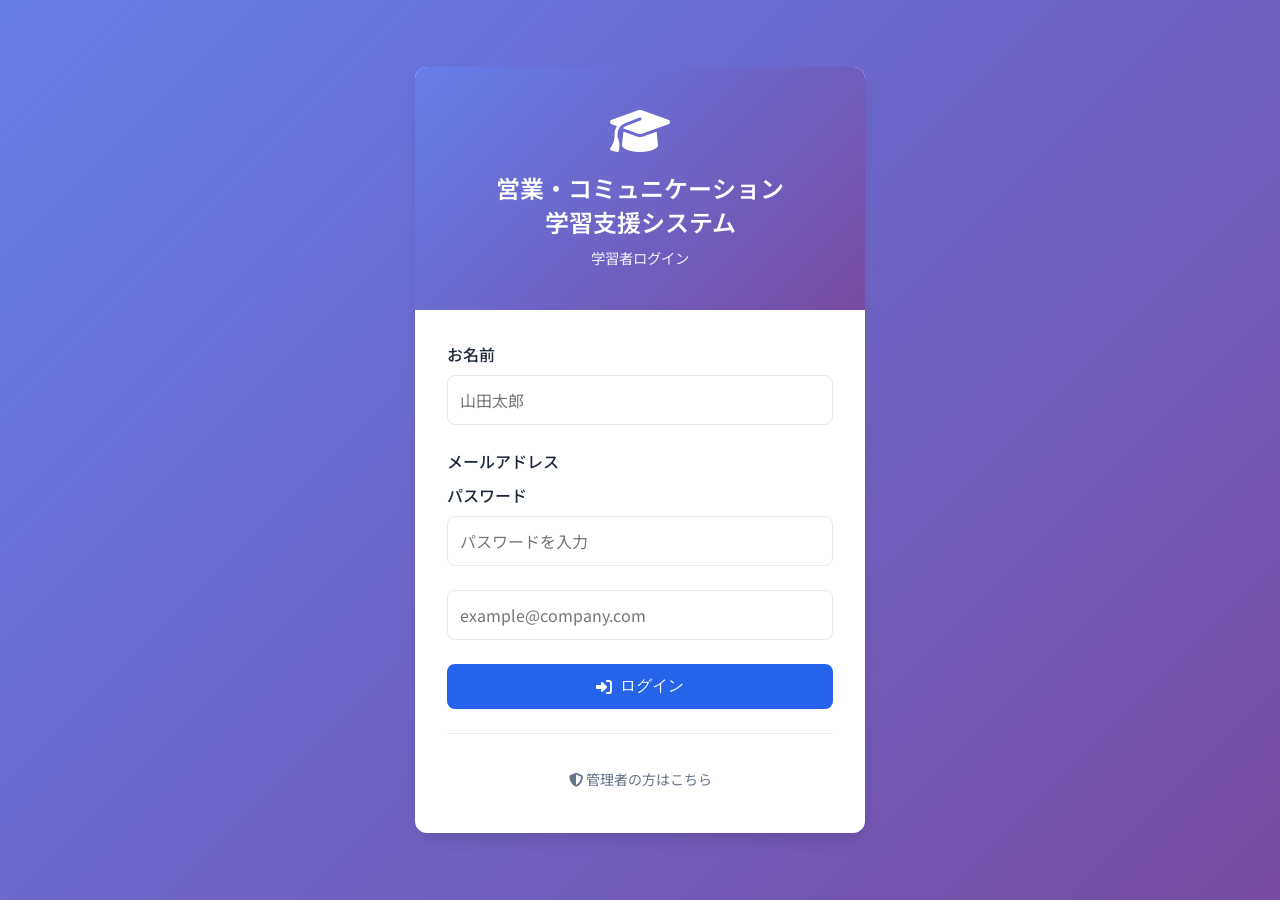
<file: index.html>
<!DOCTYPE html>
<html lang="ja">
<head>
    <meta charset="UTF-8">
    <meta name="viewport" content="width=device-width, initial-scale=1.0">
    <title>営業・コミュニケーション学習支援システム</title>
    <link href="https://fonts.googleapis.com/css2?family=Noto+Sans+JP:wght@300;400;500;600;700&display=swap" rel="stylesheet">
    <link rel="stylesheet" href="https://cdn.jsdelivr.net/npm/@fortawesome/fontawesome-free@6.4.0/css/all.min.css">
    <link rel="stylesheet" href="css/style.css">
</head>
<body>
    <div id="app">
        <!-- ローディング画面 -->
        <div id="loading" class="loading">
            <i class="fas fa-spinner fa-spin"></i>
            <p>読み込み中...</p>
        </div>

        <!-- 学習者ログイン画面 -->
        <div id="loginScreen" class="screen active">
            <div class="login-container">
                <div class="login-card">
                    <div class="login-header">
                        <i class="fas fa-graduation-cap"></i>
                        <h1>営業・コミュニケーション<br>学習支援システム</h1>
                        <p style="margin-top: 0.5rem; font-size: 0.9rem; opacity: 0.9;">学習者ログイン</p>
                    </div>
                    <div class="login-body">
                        <div class="form-group">
                            <label for="userName">お名前</label>
                            <input type="text" id="userName" placeholder="山田太郎" required autocomplete="name">
                        </div>
                        <div class="form-group">
                            <label for="userEmail">メールアドレス</label>
                            <div class="form-group">
  <label for="userPassword">パスワード</label>
  <input type="password" id="userPassword" placeholder="パスワードを入力" required autocomplete="current-password">
</div>

                            <input type="email" id="userEmail" placeholder="example@company.com" required autocomplete="email">
                        </div>
                        <button id="loginBtn" class="btn btn-primary btn-block">
                            <i class="fas fa-sign-in-alt"></i> ログイン
                        </button>
                        <div style="text-align: center; margin-top: 1.5rem; padding-top: 1.5rem; border-top: 1px solid var(--border-color);">
                            <a href="javascript:void(0)" id="adminLoginLink" onclick="window.switchToAdminLogin && window.switchToAdminLogin(); return false;" style="color: var(--text-secondary); text-decoration: none; font-size: 0.875rem; cursor: pointer; display: inline-block; padding: 10px; user-select: none;">
                                <i class="fas fa-shield-alt"></i> 管理者の方はこちら
                            </a>
                        </div>
                    </div>
                </div>
            </div>
        </div>

        <!-- 管理者ログイン画面 -->
        <div id="adminLoginScreen" class="screen">
            <div class="login-container">
                <div class="login-card">
                    <div class="login-header" style="background: linear-gradient(135deg, #dc2626 0%, #991b1b 100%);">
                        <i class="fas fa-shield-alt"></i>
                        <h1>管理者ログイン</h1>
                        <p style="margin-top: 0.5rem; font-size: 0.9rem; opacity: 0.9;">認証が必要です</p>
                    </div>
                    <div class="login-body">
                        <div class="form-group">
                            <label for="adminName">お名前</label>
                            <input type="text" id="adminName" placeholder="管理者名" required autocomplete="name">
                        </div>
                        <div class="form-group">
                            <label for="adminEmail">メールアドレス</label>
                            <input type="email" id="adminEmail" placeholder="admin@company.com" required autocomplete="email">
                        </div>
                        <div class="form-group">
                            <label for="adminPassword">管理者パスワード</label>
                            <input type="password" id="adminPassword" placeholder="パスワードを入力" required autocomplete="current-password">
                            <small style="color: var(--text-secondary); font-size: 0.75rem; margin-top: 0.25rem; display: block;">
                                <i class="fas fa-info-circle"></i> 初回ログイン時にパスワードを設定してください
                            </small>
                        </div>
                        <button id="adminLoginBtn" class="btn btn-primary btn-block" style="background: #dc2626;">
                            <i class="fas fa-sign-in-alt"></i> 管理者ログイン
                        </button>
                        <div style="text-align: center; margin-top: 1.5rem; padding-top: 1.5rem; border-top: 1px solid var(--border-color);">
                            <a href="javascript:void(0)" id="learnerLoginLink" onclick="window.switchToLearnerLogin && window.switchToLearnerLogin(); return false;" style="color: var(--text-secondary); text-decoration: none; font-size: 0.875rem; cursor: pointer; display: inline-block; padding: 10px; user-select: none;">
                                <i class="fas fa-arrow-left"></i> 学習者ログインに戻る
                            </a>
                        </div>
                    </div>
                </div>
            </div>
        </div>

        <!-- 管理者画面 -->
        <div id="adminScreen" class="screen">
            <nav class="navbar">
                <div class="navbar-brand">
                    <i class="fas fa-graduation-cap"></i>
                    <span>学習支援システム - 管理者</span>
                </div>
                <div class="navbar-user">
                    <span id="adminUserName"></span>
                    <button id="adminLogoutBtn" class="btn btn-secondary btn-sm">
                        <i class="fas fa-sign-out-alt"></i> ログアウト
                    </button>
                </div>
            </nav>

            <div class="container">
                <div class="admin-tabs">
                    <button class="tab-btn active" data-tab="questions">
                        <i class="fas fa-question-circle"></i> 問題管理
                    </button>
                    <button class="tab-btn" data-tab="dashboard">
                        <i class="fas fa-chart-line"></i> ダッシュボード
                    </button>
                </div>

                <!-- 問題管理タブ -->
                <div id="questionsTab" class="tab-content active">
                    <!-- 自動問題生成 -->
                    <div class="card">
                        <div class="card-header" style="background: linear-gradient(135deg, #667eea 0%, #764ba2 100%); color: white;">
                            <h2><i class="fas fa-magic"></i> テキストから自動問題生成（推奨）</h2>
                        </div>
                        <div class="card-body">
                            <div class="info-box" style="background: #eff6ff; border-left: 4px solid #2563eb; padding: 1rem; margin-bottom: 1.5rem; border-radius: 0.5rem;">
                                <p style="margin: 0; color: #1e40af;">
                                    <i class="fas fa-info-circle"></i> 
                                    <strong>簡単3ステップ：</strong>
                                    学習テキストを貼り付けるだけで、自動的に5問（選択式3問＋記述式2問）が生成されます。
                                </p>
                            </div>
                            
                            <form id="autoGenerateForm">
                                <div class="form-group">
                                    <label for="autoCategory">
                                        <i class="fas fa-tag"></i> カテゴリ選択（大カテゴリー）
                                    </label>
                                    <select id="autoCategory" required>
                                        <option value="">選択してください</option>
                                        <option value="営業">営業</option>
                                        <option value="コミュニケーション">コミュニケーション</option>
                                    </select>
                                </div>

                                <div class="form-group">
                                    <label for="autoMidTopic">
                                        <i class="fas fa-book"></i> 中トピック名
                                        <span style="color: var(--text-secondary); font-weight: normal; margin-left: 0.5rem;">
                                            （例：顧客ヒアリングの基本、プレゼンテーション技術など）
                                        </span>
                                    </label>
                                    <input 
                                        type="text" 
                                        id="autoMidTopic" 
                                        placeholder="中トピック名を入力してください"
                                        required
                                    />
                                </div>

                                <div class="form-group">
                                    <label for="sourceText">
                                        <i class="fas fa-file-alt"></i> 学習テキスト（小トピックのタイトルと内容）
                                        <span style="color: var(--text-secondary); font-weight: normal; margin-left: 0.5rem;">
                                            （このテキストを元に問題が生成されます）
                                        </span>
                                    </label>
                                    <textarea 
                                        id="sourceText" 
                                        rows="12" 
                                        placeholder="営業やコミュニケーションに関する学習テキストを貼り付けてください。&#10;&#10;例：&#10;【タイトル】顧客の潜在ニーズを引き出す質問技法&#10;&#10;営業において最も重要なのは、顧客との信頼関係を構築することです。&#10;一方的な商品説明ではなく、顧客の課題や要望を深くヒアリングし...&#10;&#10;※ 200文字以上を推奨"
                                        required
                                        style="font-size: 0.95rem; line-height: 1.6;"
                                    ></textarea>
                                    <small style="color: var(--text-secondary); display: block; margin-top: 0.5rem;">
                                        <i class="fas fa-lightbulb"></i> テキストが長いほど、質の高い問題が生成されます
                                    </small>
                                </div>

                                <div class="form-actions">
                                    <button type="submit" class="btn btn-primary btn-lg">
                                        <i class="fas fa-magic"></i> 5問を自動生成してプレビュー
                                    </button>
                                </div>
                            </form>

                            <!-- プレビューエリア -->
                            <div id="previewArea" style="display: none; margin-top: 2rem;">
                                <div style="border-top: 2px solid var(--border-color); padding-top: 2rem;">
                                    <h3 style="font-size: 1.25rem; margin-bottom: 1rem;">
                                        <i class="fas fa-eye"></i> 生成された問題のプレビュー
                                    </h3>
                                    <div id="previewContent"></div>
                                    <div class="form-actions" style="margin-top: 2rem;">
                                        <button id="saveGeneratedBtn" class="btn btn-success btn-lg">
                                            <i class="fas fa-check-circle"></i> この5問をすべて保存
                                        </button>
                                        <button id="cancelPreviewBtn" class="btn btn-secondary">
                                            <i class="fas fa-times"></i> キャンセル
                                        </button>
                                    </div>
                                </div>
                            </div>
                        </div>
                    </div>

                    <!-- 手動問題作成 -->
                    <div class="card">
                        <div class="card-header">
                            <h2><i class="fas fa-plus-circle"></i> 手動で問題を作成</h2>
                        </div>
                        <div class="card-body">
                            <form id="questionForm">
                                <div class="form-group">
                                    <label for="questionTitle">問題タイトル</label>
                                    <input type="text" id="questionTitle" required>
                                </div>

                                <div class="form-row">
                                    <div class="form-group">
                                        <label for="questionCategory">カテゴリ</label>
                                        <select id="questionCategory" required>
                                            <option value="">選択してください</option>
                                            <option value="営業">営業</option>
                                            <option value="コミュニケーション">コミュニケーション</option>
                                        </select>
                                    </div>

                                    <div class="form-group">
                                        <label for="questionType">問題形式</label>
                                        <select id="questionType" required>
                                            <option value="">選択してください</option>
                                            <option value="choice">選択式</option>
                                            <option value="essay">記述式</option>
                                        </select>
                                    </div>
                                </div>

                                <div class="form-group">
                                    <label for="questionText">問題文</label>
                                    <textarea id="questionText" rows="4" required></textarea>
                                </div>

                                <!-- 選択式用 -->
                                <div id="choicesSection" class="form-section" style="display: none;">
                                    <label>選択肢</label>
                                    <div id="choicesContainer"></div>
                                    <button type="button" id="addChoiceBtn" class="btn btn-secondary btn-sm">
                                        <i class="fas fa-plus"></i> 選択肢を追加
                                    </button>
                                </div>

                                <div class="form-group" id="correctAnswerSection" style="display: none;">
                                    <label for="correctAnswer">正解</label>
                                    <input type="text" id="correctAnswer" placeholder="選択式の場合は正解の番号（例: 2）、記述式の場合は模範解答のポイント">
                                </div>

                                <div class="form-group">
                                    <label for="explanation">解説・評価基準</label>
                                    <textarea id="explanation" rows="6" placeholder="選択式: 各選択肢の解説&#10;記述式: 評価のポイント・視点" required></textarea>
                                </div>

                                <div class="form-actions">
                                    <button type="submit" class="btn btn-primary">
                                        <i class="fas fa-save"></i> 問題を保存
                                    </button>
                                    <button type="button" id="resetFormBtn" class="btn btn-secondary">
                                        <i class="fas fa-redo"></i> リセット
                                    </button>
                                </div>
                            </form>
                        </div>
                    </div>

                    <!-- 問題一覧 -->
                    <div class="card mt-4">
                        <div class="card-header">
                            <h2><i class="fas fa-list"></i> 登録済み問題</h2>
                        </div>
                        <div class="card-body">
                            <div id="questionsList"></div>
                        </div>
                    </div>
                </div>

                <!-- ダッシュボードタブ -->
                <div id="dashboardTab" class="tab-content">
                    <div class="card">
                        <div class="card-header">
                            <h2><i class="fas fa-users"></i> 学習者一覧</h2>
                        </div>
                        <div class="card-body">
                            <div id="learnersList"></div>
                        </div>
                    </div>
                </div>
            </div>
        </div>

        <!-- 学習者画面 -->
        <div id="learnerScreen" class="screen">
            <nav class="navbar">
                <div class="navbar-brand">
                    <i class="fas fa-graduation-cap"></i>
                    <span>学習支援システム</span>
                </div>
                <div class="navbar-user">
                    <span id="learnerUserName"></span>
                    <button id="learnerLogoutBtn" class="btn btn-secondary btn-sm">
                        <i class="fas fa-sign-out-alt"></i> ログアウト
                    </button>
                </div>
            </nav>

            <div class="container">
                <!-- 1. 大カテゴリー選択画面 -->
                <div id="categorySelectView" class="view active">
                    <div class="card">
                        <div class="card-header">
                            <h2><i class="fas fa-folder-open"></i> 学習カテゴリーを選択してください</h2>
                        </div>
                        <div class="card-body">
                            <div id="categoryList" class="category-grid">
                                <div class="category-card" data-category="営業">
                                    <div class="category-icon">
                                        <i class="fas fa-handshake"></i>
                                    </div>
                                    <h3>営業</h3>
                                    <p>営業スキルの基礎から応用まで</p>
                                    <div class="category-stats">
                                        <span id="sales-topics-count">0トピック</span>
                                    </div>
                                </div>
                                <div class="category-card" data-category="コミュニケーション">
                                    <div class="category-icon">
                                        <i class="fas fa-comments"></i>
                                    </div>
                                    <h3>コミュニケーション</h3>
                                    <p>効果的なコミュニケーション技術</p>
                                    <div class="category-stats">
                                        <span id="communication-topics-count">0トピック</span>
                                    </div>
                                </div>
                            </div>
                        </div>
                    </div>
                </div>

                <!-- 2. 中トピック選択画面 -->
                <div id="midTopicSelectView" class="view">
                    <button id="backToCategoryBtn" class="btn btn-secondary mb-3">
                        <i class="fas fa-arrow-left"></i> カテゴリー選択に戻る
                    </button>
                    
                    <div class="card">
                        <div class="card-header">
                            <h2><i class="fas fa-book"></i> <span id="selectedCategoryName"></span> - 中トピックを選択</h2>
                        </div>
                        <div class="card-body">
                            <div id="midTopicsList"></div>
                        </div>
                    </div>
                </div>

                <!-- 3. 小トピック選択画面 -->
                <div id="topicSelectView" class="view">
                    <button id="backToMidTopicBtn" class="btn btn-secondary mb-3">
                        <i class="fas fa-arrow-left"></i> 中トピック選択に戻る
                    </button>
                    
                    <div class="card">
                        <div class="card-header">
                            <h2><i class="fas fa-book-open"></i> <span id="selectedMidTopicName"></span> - 小トピックを選択</h2>
                        </div>
                        <div class="card-body">
                            <div id="topicsList"></div>
                        </div>
                    </div>
                </div>

                <!-- テスト開始確認画面 -->
                <div id="testStartView" class="view">
                    <button id="backToTopicsBtn" class="btn btn-secondary mb-3">
                        <i class="fas fa-arrow-left"></i> トピック一覧に戻る
                    </button>

                    <div class="card">
                        <div class="card-header" style="background: linear-gradient(135deg, #667eea 0%, #764ba2 100%); color: white;">
                            <h2><i class="fas fa-clipboard-check"></i> テスト開始</h2>
                        </div>
                        <div class="card-body">
                            <div id="testStartContent"></div>
                        </div>
                    </div>
                </div>

                <!-- テスト実施画面 -->
                <div id="testView" class="view">
                    <!-- 進行状況バー -->
                    <div class="test-progress-bar">
                        <div class="progress-info">
                            <span id="progressText">問 1/5</span>
                            <span id="progressPercentage">20%</span>
                        </div>
                        <div class="progress-bar-container">
                            <div id="progressBar" class="progress-bar-fill"></div>
                        </div>
                    </div>

                    <div class="card">
                        <div class="card-header">
                            <div style="display: flex; justify-content: space-between; align-items: center;">
                                <h2 id="currentQuestionTitle"></h2>
                                <span id="currentQuestionScore" class="badge" style="background: #fbbf24; color: #78350f; font-size: 1rem;"></span>
                            </div>
                        </div>
                        <div class="card-body">
                            <div class="question-content">
                                <p id="currentQuestionText"></p>
                            </div>

                            <!-- 選択式 -->
                            <div id="choiceAnswerSection" style="display: none;">
                                <div id="choicesAnswerContainer"></div>
                            </div>

                            <!-- 記述式 -->
                            <div id="essayAnswerSection" style="display: none;">
                                <textarea id="essayAnswer" rows="8" placeholder="あなたの回答をここに記入してください"></textarea>
                            </div>

                            <div class="form-actions">
                                <button id="nextQuestionBtn" class="btn btn-primary btn-lg">
                                    <i class="fas fa-arrow-right"></i> 次の問題へ
                                </button>
                            </div>
                        </div>
                    </div>
                </div>

                <!-- テスト結果画面 -->
                <div id="resultView" class="view">
                    <button id="backToTopicsFromResultBtn" class="btn btn-secondary mb-3">
                        <i class="fas fa-arrow-left"></i> 小トピック一覧に戻る
                    </button>

                    <div class="card">
                        <div class="card-header" style="background: linear-gradient(135deg, #667eea 0%, #764ba2 100%); color: white;">
                            <h2><i class="fas fa-trophy"></i> テスト結果</h2>
                        </div>
                        <div class="card-body">
                            <div id="resultContent"></div>
                        </div>
                    </div>
                </div>
            </div>
        </div>
    </div>

    <script src="js/security.js"></script><script>
document.addEventListener("DOMContentLoaded", () => {
  // 学習者ログイン
  const loginBtn = document.getElementById("loginBtn");
  if (loginBtn) {
    loginBtn.addEventListener("click", async (e) => {
      e.preventDefault();
      const name = document.getElementById("userName")?.value?.trim();
      const email = document.getElementById("userEmail")?.value?.trim();
      const password = document.getElementById("userPassword")?.value;

      if (!name || !email || !password) {
        alert("お名前・メール・パスワードを入力してください");
        return;
      }

      try {
        await apiLogin(email, password);
        // UI側で使う分だけローカルに保持（これは“部分的に正解”）
        localStorage.setItem("currentUserName", name);
        localStorage.setItem("currentUserEmail", email);

        alert("ログイン成功");
        location.reload();
      } catch (err) {
        alert(err.message || "ログイン失敗");
      }
    });
  }

  // 管理者ログイン
  const adminLoginBtn = document.getElementById("adminLoginBtn");
  if (adminLoginBtn) {
    adminLoginBtn.addEventListener("click", async (e) => {
      e.preventDefault();
      const name = document.getElementById("adminName")?.value?.trim();
      const email = document.getElementById("adminEmail")?.value?.trim();
      const password = document.getElementById("adminPassword")?.value;

      if (!name || !email || !password) {
        alert("お名前・メール・パスワードを入力してください");
        return;
      }

      try {
        await apiLogin(email, password);
        localStorage.setItem("currentAdminName", name);
        localStorage.setItem("currentAdminEmail", email);

        alert("管理者ログイン成功");
        location.reload();
      } catch (err) {
        alert(err.message || "管理者ログイン失敗");
      }
    });
  }
});
</script>

    <script src="js/utils.js"></script>
    <script src="js/api.js"></script>
    <script src="js/scoring.js"></script>
    <script src="js/question-generator.js"></script>
    <script src="js/ai.js"></script>
    <script src="js/admin.js"></script>
    <script src="js/learner.js"></script>
    <script src="js/main.js"></script>
    <script src="js/debug.js"></script>
    <script src="js/test-commands.js"></script>
</body>
</html>
</file>
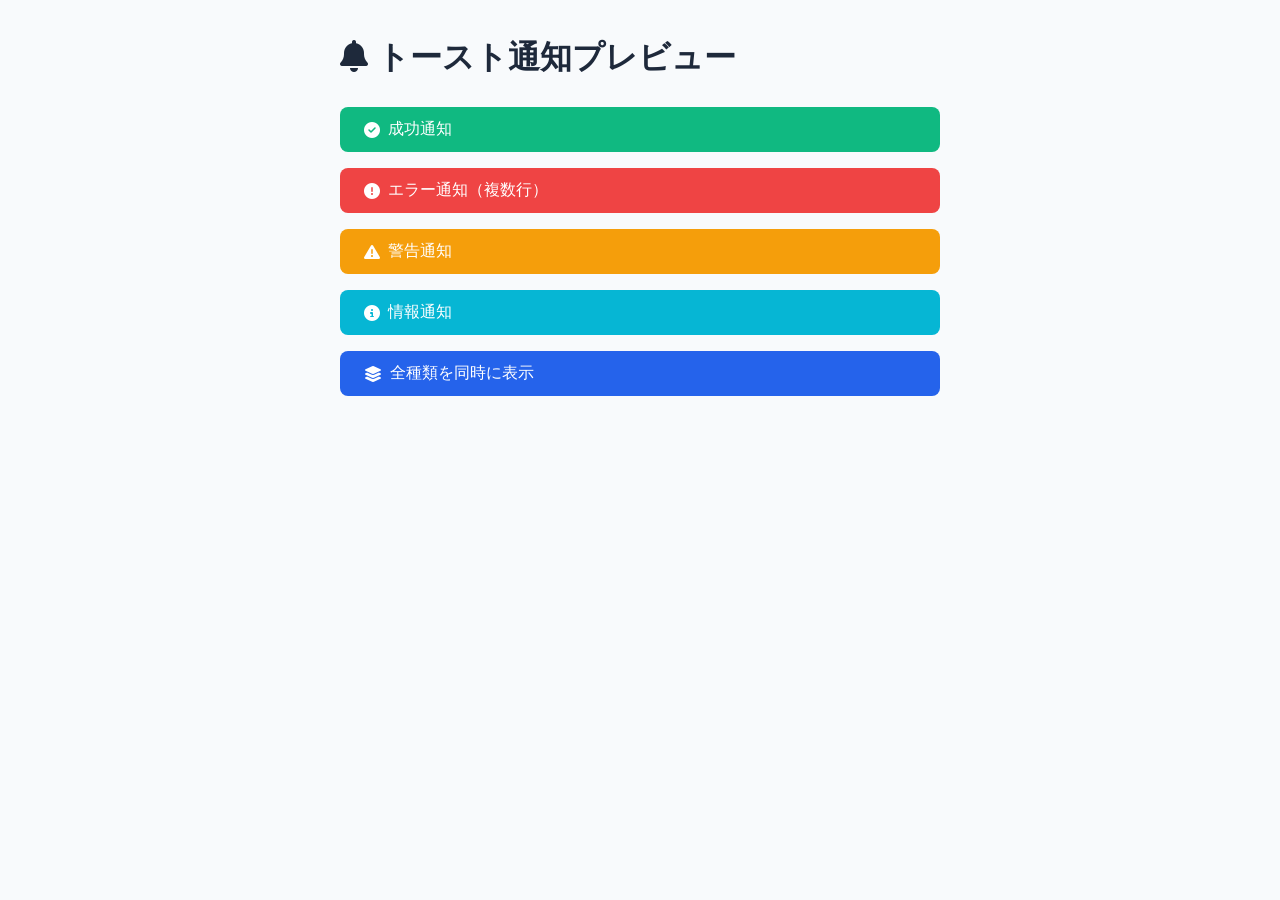
<file: toast-preview.html>
<!DOCTYPE html>
<html lang="ja">
<head>
    <meta charset="UTF-8">
    <meta name="viewport" content="width=device-width, initial-scale=1.0">
    <title>トースト通知プレビュー</title>
    <link rel="stylesheet" href="https://cdnjs.cloudflare.com/ajax/libs/font-awesome/6.4.0/css/all.min.css">
    <link rel="stylesheet" href="css/style.css">
    <style>
        body { padding: 2rem; }
        .preview-container {
            max-width: 600px;
            margin: 0 auto;
        }
        h1 { margin-bottom: 1.5rem; }
        .btn-group {
            display: flex;
            flex-direction: column;
            gap: 1rem;
        }
        .btn {
            display: inline-flex;
            align-items: center;
            gap: 0.5rem;
            padding: 0.75rem 1.5rem;
            border: none;
            border-radius: var(--radius-md);
            cursor: pointer;
            font-size: 1rem;
            font-family: inherit;
            color: white;
            transition: opacity 0.2s;
        }
        .btn:hover { opacity: 0.9; }
        .btn-success-demo { background: var(--success-color); }
        .btn-error-demo { background: var(--danger-color); }
        .btn-warning-demo { background: var(--warning-color); }
        .btn-info-demo { background: var(--info-color); }
        .btn-all { background: var(--primary-color); }
    </style>
</head>
<body>
    <div class="preview-container">
        <h1><i class="fas fa-bell"></i> トースト通知プレビュー</h1>
        <div class="btn-group">
            <button class="btn btn-success-demo" onclick="showAlert('問題セットを保存しました！', 'success')">
                <i class="fas fa-check-circle"></i> 成功通知
            </button>
            <button class="btn btn-error-demo" onclick="showAlert('テストの完了処理に失敗しました。\n\nエラー: sanitizeHTML関数が見つかりません\n\n【原因】sanitizeHTML関数が見つかりません。\n【対処】ページを再読み込みしてください。', 'error')">
                <i class="fas fa-exclamation-circle"></i> エラー通知（複数行）
            </button>
            <button class="btn btn-warning-demo" onclick="showAlert('選択肢を選んでください', 'warning')">
                <i class="fas fa-exclamation-triangle"></i> 警告通知
            </button>
            <button class="btn btn-info-demo" onclick="showAlert('セッションの有効期限が切れました。再度ログインしてください。', 'info')">
                <i class="fas fa-info-circle"></i> 情報通知
            </button>
            <button class="btn btn-all" onclick="showAll()">
                <i class="fas fa-layer-group"></i> 全種類を同時に表示
            </button>
        </div>
    </div>

    <script src="js/utils.js"></script>
    <script>
        function showAll() {
            showAlert('管理者として登録されました。', 'success');
            setTimeout(() => showAlert('お名前を入力してください', 'warning'), 300);
            setTimeout(() => showAlert('セッションの有効期限が切れました。再度ログインしてください。', 'info'), 600);
            setTimeout(() => showAlert('ログインに失敗しました。もう一度お試しください。', 'error'), 900);
        }
    </script>
</body>
</html>
</file>
<file: css/style.css>
/* ========================================
   基本設定
======================================== */
:root {
    --primary-color: #2563eb;
    --primary-dark: #1e40af;
    --secondary-color: #64748b;
    --success-color: #10b981;
    --warning-color: #f59e0b;
    --danger-color: #ef4444;
    --info-color: #06b6d4;
    
    --bg-color: #f8fafc;
    --card-bg: #ffffff;
    --border-color: #e2e8f0;
    --text-primary: #1e293b;
    --text-secondary: #64748b;
    
    --shadow-sm: 0 1px 2px 0 rgba(0, 0, 0, 0.05);
    --shadow-md: 0 4px 6px -1px rgba(0, 0, 0, 0.1);
    --shadow-lg: 0 10px 15px -3px rgba(0, 0, 0, 0.1);
    
    --radius-sm: 0.375rem;
    --radius-md: 0.5rem;
    --radius-lg: 0.75rem;
}

* {
    margin: 0;
    padding: 0;
    box-sizing: border-box;
}

body {
    font-family: 'Noto Sans JP', sans-serif;
    background-color: var(--bg-color);
    color: var(--text-primary);
    line-height: 1.6;
}

/* ========================================
   ローディング
======================================== */
.loading {
    position: fixed;
    top: 0;
    left: 0;
    right: 0;
    bottom: 0;
    background: rgba(255, 255, 255, 0.95);
    display: flex;
    flex-direction: column;
    align-items: center;
    justify-content: center;
    z-index: 9999;
    display: none;
}

.loading.active {
    display: flex;
}

.loading i {
    font-size: 3rem;
    color: var(--primary-color);
    margin-bottom: 1rem;
}

/* ========================================
   画面切り替え
======================================== */
.screen {
    display: none;
}

.screen.active {
    display: block;
}

.view {
    display: none;
}

.view.active {
    display: block;
}

/* ========================================
   ログイン画面
======================================== */
.login-container {
    min-height: 100vh;
    display: flex;
    align-items: center;
    justify-content: center;
    padding: 2rem;
    background: linear-gradient(135deg, #667eea 0%, #764ba2 100%);
}

.login-card {
    background: var(--card-bg);
    border-radius: var(--radius-lg);
    box-shadow: var(--shadow-lg);
    width: 100%;
    max-width: 450px;
    overflow: hidden;
}

.login-header {
    background: linear-gradient(135deg, #667eea 0%, #764ba2 100%);
    color: white;
    padding: 2.5rem;
    text-align: center;
}

.login-header i {
    font-size: 3rem;
    margin-bottom: 1rem;
}

.login-header h1 {
    font-size: 1.5rem;
    font-weight: 600;
    line-height: 1.4;
}

.login-body {
    padding: 2rem;
}

/* ログインリンク（管理者/学習者切り替え） */
#adminLoginLink,
#learnerLoginLink {
    transition: all 0.3s ease;
    border-radius: var(--radius-sm);
}

#adminLoginLink:hover,
#learnerLoginLink:hover {
    background-color: rgba(37, 99, 235, 0.1);
    color: var(--primary-color) !important;
    transform: translateY(-2px);
}

#adminLoginLink:active,
#learnerLoginLink:active {
    transform: translateY(0);
}

#adminLoginLink i,
#learnerLoginLink i {
    transition: transform 0.3s ease;
}

#adminLoginLink:hover i {
    transform: scale(1.2);
}

#learnerLoginLink:hover i {
    transform: translateX(-3px);
}

/* ========================================
   ナビゲーションバー
======================================== */
.navbar {
    background: var(--card-bg);
    border-bottom: 1px solid var(--border-color);
    padding: 1rem 2rem;
    display: flex;
    justify-content: space-between;
    align-items: center;
    box-shadow: var(--shadow-sm);
}

.navbar-brand {
    display: flex;
    align-items: center;
    gap: 0.75rem;
    font-size: 1.25rem;
    font-weight: 600;
    color: var(--text-primary);
}

.navbar-brand i {
    color: var(--primary-color);
    font-size: 1.5rem;
}

.navbar-user {
    display: flex;
    align-items: center;
    gap: 1rem;
}

.navbar-user span {
    color: var(--text-secondary);
}

/* ========================================
   コンテナ
======================================== */
.container {
    max-width: 1200px;
    margin: 0 auto;
    padding: 2rem;
}

/* ========================================
   カード
======================================== */
.card {
    background: var(--card-bg);
    border-radius: var(--radius-lg);
    box-shadow: var(--shadow-md);
    margin-bottom: 2rem;
    overflow: hidden;
}

.card-header {
    padding: 1.5rem;
    border-bottom: 1px solid var(--border-color);
    display: flex;
    justify-content: space-between;
    align-items: center;
}

.card-header h2 {
    font-size: 1.25rem;
    font-weight: 600;
    display: flex;
    align-items: center;
    gap: 0.5rem;
}

.card-header i {
    color: var(--primary-color);
}

.card-body {
    padding: 1.5rem;
}

/* ========================================
   フォーム
======================================== */
.form-group {
    margin-bottom: 1.5rem;
}

.form-row {
    display: grid;
    grid-template-columns: 1fr 1fr;
    gap: 1rem;
}

.form-group label {
    display: block;
    margin-bottom: 0.5rem;
    font-weight: 500;
    color: var(--text-primary);
}

.form-group input,
.form-group select,
.form-group textarea {
    width: 100%;
    padding: 0.75rem;
    border: 1px solid var(--border-color);
    border-radius: var(--radius-md);
    font-size: 1rem;
    font-family: inherit;
    transition: border-color 0.2s, box-shadow 0.2s;
}

.form-group input:focus,
.form-group select:focus,
.form-group textarea:focus {
    outline: none;
    border-color: var(--primary-color);
    box-shadow: 0 0 0 3px rgba(37, 99, 235, 0.1);
}

.form-group textarea {
    resize: vertical;
}

.form-actions {
    display: flex;
    gap: 1rem;
    margin-top: 2rem;
}

.form-section {
    margin: 1.5rem 0;
    padding: 1rem;
    background: var(--bg-color);
    border-radius: var(--radius-md);
}

/* ========================================
   ボタン
======================================== */
.btn {
    padding: 0.75rem 1.5rem;
    border: none;
    border-radius: var(--radius-md);
    font-size: 1rem;
    font-weight: 500;
    cursor: pointer;
    display: inline-flex;
    align-items: center;
    gap: 0.5rem;
    transition: all 0.2s;
    text-decoration: none;
}

.btn:disabled {
    opacity: 0.6;
    cursor: not-allowed;
}

.btn-primary {
    background: var(--primary-color);
    color: white;
}

.btn-primary:hover:not(:disabled) {
    background: var(--primary-dark);
    transform: translateY(-1px);
    box-shadow: var(--shadow-md);
}

.btn-secondary {
    background: var(--secondary-color);
    color: white;
}

.btn-secondary:hover:not(:disabled) {
    background: #475569;
}

.btn-success {
    background: var(--success-color);
    color: white;
}

.btn-danger {
    background: var(--danger-color);
    color: white;
}

.btn-sm {
    padding: 0.5rem 1rem;
    font-size: 0.875rem;
}

.btn-lg {
    padding: 1rem 2rem;
    font-size: 1.125rem;
}

.btn-block {
    width: 100%;
    justify-content: center;
}

/* ========================================
   タブ
======================================== */
.admin-tabs {
    display: flex;
    gap: 1rem;
    margin-bottom: 2rem;
}

.tab-btn {
    padding: 0.75rem 1.5rem;
    background: var(--card-bg);
    border: 1px solid var(--border-color);
    border-radius: var(--radius-md);
    font-size: 1rem;
    cursor: pointer;
    display: flex;
    align-items: center;
    gap: 0.5rem;
    transition: all 0.2s;
}

.tab-btn:hover {
    background: var(--bg-color);
}

.tab-btn.active {
    background: var(--primary-color);
    color: white;
    border-color: var(--primary-color);
}

.tab-content {
    display: none;
}

.tab-content.active {
    display: block;
}

/* ========================================
   選択肢管理
======================================== */
.choice-item {
    display: flex;
    gap: 0.75rem;
    margin-bottom: 0.75rem;
    align-items: center;
}

.choice-item input {
    flex: 1;
}

.choice-item .btn-danger {
    padding: 0.5rem 0.75rem;
}

/* ========================================
   問題リスト
======================================== */
.question-item {
    padding: 1.5rem;
    border: 1px solid var(--border-color);
    border-radius: var(--radius-md);
    margin-bottom: 1rem;
    transition: all 0.2s;
    cursor: pointer;
}

.question-item:hover {
    border-color: var(--primary-color);
    box-shadow: var(--shadow-sm);
}

.question-item-header {
    display: flex;
    justify-content: space-between;
    align-items: start;
    margin-bottom: 0.75rem;
}

.question-item-title {
    font-size: 1.125rem;
    font-weight: 600;
    margin-bottom: 0.5rem;
}

.question-item-meta {
    display: flex;
    gap: 0.5rem;
}

.question-item-text {
    color: var(--text-secondary);
    margin-bottom: 1rem;
}

.question-item-actions {
    display: flex;
    gap: 0.5rem;
}

/* ========================================
   バッジ
======================================== */
.badge {
    display: inline-block;
    padding: 0.25rem 0.75rem;
    border-radius: 9999px;
    font-size: 0.875rem;
    font-weight: 500;
}

.badge-primary {
    background: #dbeafe;
    color: #1e40af;
}

.badge-success {
    background: #d1fae5;
    color: #065f46;
}

.badge-warning {
    background: #fef3c7;
    color: #92400e;
}

/* ========================================
   フィルター
======================================== */
.filter-group {
    margin-bottom: 1.5rem;
}

.filter-group label {
    display: block;
    margin-bottom: 0.75rem;
    font-weight: 500;
}

.filter-buttons {
    display: flex;
    gap: 0.75rem;
    flex-wrap: wrap;
}

.filter-btn {
    padding: 0.5rem 1rem;
    background: var(--card-bg);
    border: 1px solid var(--border-color);
    border-radius: var(--radius-md);
    font-size: 0.875rem;
    cursor: pointer;
    transition: all 0.2s;
}

.filter-btn:hover {
    background: var(--bg-color);
}

.filter-btn.active {
    background: var(--primary-color);
    color: white;
    border-color: var(--primary-color);
}

/* ========================================
   回答セクション
======================================== */
.question-content {
    background: var(--bg-color);
    padding: 1.5rem;
    border-radius: var(--radius-md);
    margin-bottom: 2rem;
}

.question-content p {
    font-size: 1.125rem;
    line-height: 1.8;
    white-space: pre-wrap;
}

.choice-option {
    padding: 1rem 1.5rem;
    border: 2px solid var(--border-color);
    border-radius: var(--radius-md);
    margin-bottom: 0.75rem;
    cursor: pointer;
    transition: all 0.2s;
    display: flex;
    align-items: flex-start;
    gap: 0.75rem;
    min-height: 3rem;
}

.choice-option label {
    flex: 1;
    cursor: pointer;
    line-height: 1.6;
    word-wrap: break-word;
    overflow-wrap: break-word;
}

.choice-option:hover {
    border-color: var(--primary-color);
    background: #eff6ff;
}

.choice-option.selected {
    border-color: var(--primary-color);
    background: #dbeafe;
}

.choice-option input[type="radio"] {
    width: 1.25rem;
    height: 1.25rem;
    cursor: pointer;
}

#essayAnswer {
    width: 100%;
    padding: 1rem;
    border: 1px solid var(--border-color);
    border-radius: var(--radius-md);
    font-size: 1rem;
    font-family: inherit;
    resize: vertical;
}

/* ========================================
   フィードバック表示
======================================== */
.feedback-section {
    margin-bottom: 2rem;
    padding: 1.5rem;
    border-radius: var(--radius-md);
    border-left: 4px solid;
}

.feedback-section.good {
    background: #f0fdf4;
    border-color: var(--success-color);
}

.feedback-section.partial {
    background: #fffbeb;
    border-color: var(--warning-color);
}

.feedback-section.correction {
    background: #fef2f2;
    border-color: var(--danger-color);
}

.feedback-section.reason {
    background: #f0f9ff;
    border-color: var(--info-color);
}

.feedback-section.action {
    background: #faf5ff;
    border-color: #a855f7;
}

.feedback-section h3 {
    font-size: 1.125rem;
    font-weight: 600;
    margin-bottom: 1rem;
    display: flex;
    align-items: center;
    gap: 0.5rem;
}

.feedback-section p {
    line-height: 1.8;
    white-space: pre-wrap;
}

.rubric-section {
    background: var(--bg-color);
    padding: 1.5rem;
    border-radius: var(--radius-md);
    margin-bottom: 2rem;
}

.rubric-section h3 {
    font-size: 1.125rem;
    font-weight: 600;
    margin-bottom: 1.5rem;
}

.rubric-item {
    display: flex;
    justify-content: space-between;
    align-items: center;
    padding: 1rem;
    background: var(--card-bg);
    border-radius: var(--radius-md);
    margin-bottom: 0.75rem;
}

.rubric-item-name {
    font-weight: 500;
}

.rubric-item-score {
    display: flex;
    align-items: center;
    gap: 0.5rem;
}

.score-value {
    font-size: 1.5rem;
    font-weight: 700;
    color: var(--primary-color);
}

.score-bar {
    width: 100px;
    height: 8px;
    background: var(--border-color);
    border-radius: 9999px;
    overflow: hidden;
}

.score-bar-fill {
    height: 100%;
    background: linear-gradient(90deg, var(--warning-color), var(--success-color));
    transition: width 0.3s ease;
}

.final-comment {
    background: linear-gradient(135deg, #667eea 0%, #764ba2 100%);
    color: white;
    padding: 2rem;
    border-radius: var(--radius-md);
    margin-top: 2rem;
}

.final-comment h3 {
    font-size: 1.25rem;
    margin-bottom: 1rem;
}

.final-comment p {
    font-size: 1.125rem;
    line-height: 1.8;
}

/* ========================================
   学習者ダッシュボード
======================================== */
.learner-card {
    padding: 1.5rem;
    border: 1px solid var(--border-color);
    border-radius: var(--radius-md);
    margin-bottom: 1rem;
}

.learner-card-header {
    display: flex;
    justify-content: space-between;
    align-items: center;
    margin-bottom: 1rem;
}

.learner-name {
    font-size: 1.125rem;
    font-weight: 600;
}

.learner-stats {
    display: grid;
    grid-template-columns: repeat(3, 1fr);
    gap: 1rem;
}

.stat-item {
    text-align: center;
    padding: 1rem;
    background: var(--bg-color);
    border-radius: var(--radius-md);
}

.stat-value {
    font-size: 2rem;
    font-weight: 700;
    color: var(--primary-color);
}

.stat-label {
    font-size: 0.875rem;
    color: var(--text-secondary);
}

/* ========================================
   テスト進行状況バー
======================================== */
.test-progress-bar {
    background: var(--card-bg);
    padding: 1.5rem;
    border-radius: var(--radius-lg);
    margin-bottom: 2rem;
    box-shadow: var(--shadow-md);
}

.progress-info {
    display: flex;
    justify-content: space-between;
    align-items: center;
    margin-bottom: 0.75rem;
    font-weight: 600;
    color: var(--text-primary);
}

.progress-bar-container {
    background: var(--border-color);
    height: 12px;
    border-radius: 9999px;
    overflow: hidden;
}

.progress-bar-fill {
    background: linear-gradient(90deg, #667eea 0%, #764ba2 100%);
    height: 100%;
    width: 0%;
    transition: width 0.3s ease;
}

/* ========================================
   カテゴリーグリッド（大カテゴリー）
======================================== */
.category-grid {
    display: grid;
    grid-template-columns: repeat(auto-fit, minmax(300px, 1fr));
    gap: 2rem;
    margin-top: 1.5rem;
}

.category-card {
    background: linear-gradient(135deg, #667eea 0%, #764ba2 100%);
    border-radius: var(--radius-lg);
    padding: 2.5rem 2rem;
    text-align: center;
    cursor: pointer;
    transition: all 0.3s ease;
    color: white;
    box-shadow: var(--shadow-md);
}

.category-card:hover {
    transform: translateY(-5px);
    box-shadow: var(--shadow-lg);
}

.category-card[data-category="営業"] {
    background: linear-gradient(135deg, #3b82f6 0%, #1e40af 100%);
}

.category-card[data-category="コミュニケーション"] {
    background: linear-gradient(135deg, #10b981 0%, #059669 100%);
}

.category-icon {
    font-size: 4rem;
    margin-bottom: 1rem;
    opacity: 0.9;
}

.category-card h3 {
    font-size: 1.75rem;
    margin-bottom: 0.5rem;
    font-weight: 600;
}

.category-card p {
    font-size: 1rem;
    opacity: 0.9;
    margin-bottom: 1rem;
}

.category-stats {
    font-size: 0.875rem;
    opacity: 0.8;
    margin-top: 1rem;
    padding-top: 1rem;
    border-top: 1px solid rgba(255, 255, 255, 0.3);
}

/* ========================================
   中トピックリスト
======================================== */
.mid-topic-card {
    background: var(--card-bg);
    border: 2px solid var(--border-color);
    border-radius: var(--radius-md);
    padding: 1.5rem;
    margin-bottom: 1rem;
    cursor: pointer;
    transition: all 0.3s ease;
}

.mid-topic-card:hover {
    border-color: var(--primary-color);
    box-shadow: var(--shadow-md);
    transform: translateX(5px);
}

.mid-topic-header {
    display: flex;
    justify-content: space-between;
    align-items: center;
    margin-bottom: 0.5rem;
}

.mid-topic-title {
    font-size: 1.25rem;
    font-weight: 600;
    color: var(--text-primary);
}

.mid-topic-badge {
    background: var(--primary-color);
    color: white;
    padding: 0.25rem 0.75rem;
    border-radius: 1rem;
    font-size: 0.875rem;
}

.mid-topic-stats {
    display: flex;
    gap: 1.5rem;
    color: var(--text-secondary);
    font-size: 0.875rem;
    margin-top: 0.5rem;
}

.mid-topic-stats i {
    margin-right: 0.25rem;
}

/* ========================================
   テスト結果画面
======================================== */
.result-header {
    text-align: center;
    padding: 2rem;
    margin-bottom: 2rem;
}

.result-score-display {
    display: inline-block;
}

.result-label {
    font-size: 1rem;
    color: var(--text-secondary);
    margin-bottom: 0.5rem;
}

.result-score {
    font-size: 4rem;
    font-weight: 700;
    color: var(--primary-color);
    line-height: 1;
}

.result-score .result-max {
    font-size: 2rem;
    color: var(--text-secondary);
}

.result-grade {
    font-size: 2.5rem;
    font-weight: 700;
    margin-top: 1rem;
}

.result-details {
    margin-top: 2rem;
}

.result-details h3 {
    font-size: 1.5rem;
    margin-bottom: 1.5rem;
    color: var(--text-primary);
}

.result-item {
    background: var(--card-bg);
    border: 1px solid var(--border-color);
    border-radius: var(--radius-md);
    padding: 1.5rem;
    margin-bottom: 1.5rem;
}

.result-item-header {
    display: flex;
    justify-content: space-between;
    align-items: center;
    margin-bottom: 1rem;
    padding-bottom: 1rem;
    border-bottom: 2px solid var(--border-color);
}

.result-item-header h4 {
    font-size: 1.25rem;
    color: var(--primary-color);
    margin: 0;
}

.result-item-score {
    font-size: 1.25rem;
    font-weight: 600;
    color: var(--success-color);
}

.result-item-question {
    font-size: 1rem;
    color: var(--text-primary);
    margin-bottom: 1rem;
    padding: 1rem;
    background: var(--bg-color);
    border-radius: var(--radius-sm);
}

.result-item-answer {
    margin-bottom: 1.5rem;
    padding: 1rem;
    background: #f0f9ff;
    border-left: 4px solid var(--info-color);
    border-radius: var(--radius-sm);
}

.result-item-answer strong {
    color: var(--info-color);
}

.feedback-sections {
    margin-top: 1.5rem;
}

.feedback-section {
    padding: 1rem;
    margin-bottom: 1rem;
    border-radius: var(--radius-sm);
    border-left: 4px solid;
}

.feedback-section.good {
    background: #d1fae5;
    border-color: var(--success-color);
}

.feedback-section.good h4 {
    color: var(--success-color);
}

.feedback-section.partial {
    background: #fef3c7;
    border-color: var(--warning-color);
}

.feedback-section.partial h4 {
    color: var(--warning-color);
}

.feedback-section.correction {
    background: #fee2e2;
    border-color: var(--danger-color);
}

.feedback-section.correction h4 {
    color: var(--danger-color);
}

.feedback-section.reason {
    background: #e0e7ff;
    border-color: var(--primary-color);
}

.feedback-section.reason h4 {
    color: var(--primary-color);
}

.feedback-section.breakdown {
    background: #f3f4f6;
    border-color: var(--secondary-color);
}

.feedback-section.breakdown h4 {
    color: var(--secondary-color);
}

.feedback-section.model-answer {
    background: #f0f9ff;
    border-color: #3b82f6;
}

.feedback-section.model-answer h4 {
    color: #3b82f6;
}

.feedback-section.next-action {
    background: #fef3c7;
    border-color: var(--warning-color);
}

.feedback-section.next-action h4 {
    color: var(--warning-color);
}

.breakdown-details {
    font-family: 'Courier New', monospace;
    white-space: pre-wrap;
    line-height: 1.8;
    font-size: 0.9rem;
}

.breakdown-item {
    display: flex;
    justify-content: space-between;
    padding: 0.5rem 0;
    border-bottom: 1px solid #e5e7eb;
}

.feedback-section.breakdown h4 {
    color: var(--secondary-color);
}

.feedback-section.next-action {
    background: #dbeafe;
    border-color: var(--info-color);
}

.feedback-section.next-action h4 {
    color: var(--info-color);
}

.feedback-section h4 {
    font-size: 1rem;
    margin: 0 0 0.75rem 0;
    font-weight: 600;
}

.feedback-section p {
    margin: 0;
    line-height: 1.6;
    white-space: pre-line;
}

.breakdown-items {
    display: grid;
    grid-template-columns: repeat(auto-fit, minmax(200px, 1fr));
    gap: 0.75rem;
    margin-top: 0.75rem;
}

.breakdown-item {
    display: flex;
    justify-content: space-between;
    align-items: center;
    padding: 0.5rem;
    background: white;
    border-radius: var(--radius-sm);
}

.breakdown-item span {
    font-size: 0.875rem;
    color: var(--text-secondary);
}

.breakdown-item strong {
    font-size: 1rem;
    color: var(--text-primary);
}

/* ========================================
   トピックカード
======================================== */
.topic-card {
    border: 2px solid var(--border-color);
    border-radius: var(--radius-lg);
    padding: 1.5rem;
    margin-bottom: 1.5rem;
    background: var(--card-bg);
    transition: all 0.2s;
    cursor: pointer;
}

.topic-card:hover {
    border-color: var(--primary-color);
    box-shadow: var(--shadow-md);
    transform: translateY(-2px);
}

.topic-card-header {
    display: flex;
    justify-content: space-between;
    align-items: start;
    margin-bottom: 1rem;
}

.topic-card-title {
    font-size: 1.25rem;
    font-weight: 600;
    color: var(--text-primary);
    margin-bottom: 0.5rem;
}

.topic-card-meta {
    display: flex;
    gap: 0.5rem;
    flex-wrap: wrap;
    margin-bottom: 1rem;
}

.topic-card-description {
    color: var(--text-secondary);
    line-height: 1.6;
    margin-bottom: 1rem;
}

.topic-card-footer {
    display: flex;
    justify-content: space-between;
    align-items: center;
    padding-top: 1rem;
    border-top: 1px solid var(--border-color);
}

.topic-status {
    font-size: 0.875rem;
    color: var(--text-secondary);
}

.topic-status.completed {
    color: var(--success-color);
    font-weight: 600;
}

/* ========================================
   ユーティリティ
======================================== */
.mt-4 {
    margin-top: 2rem;
}

.mb-3 {
    margin-bottom: 1.5rem;
}

.text-center {
    text-align: center;
}

.empty-state {
    text-align: center;
    padding: 3rem 1rem;
    color: var(--text-secondary);
}

.empty-state i {
    font-size: 3rem;
    margin-bottom: 1rem;
    opacity: 0.5;
}

.info-box {
    padding: 1rem;
    border-radius: var(--radius-md);
    margin-bottom: 1.5rem;
}

.info-box i {
    margin-right: 0.5rem;
}

/* ========================================
   トースト通知
======================================== */
.toast-container {
    position: fixed;
    top: 1.5rem;
    right: 1.5rem;
    z-index: 10000;
    display: flex;
    flex-direction: column;
    gap: 0.75rem;
    max-width: 420px;
    width: calc(100% - 3rem);
}

.toast {
    display: flex;
    align-items: flex-start;
    gap: 0.75rem;
    padding: 1rem 1.25rem;
    border-radius: var(--radius-md);
    background: var(--card-bg);
    border-left: 4px solid;
    box-shadow: var(--shadow-lg);
    opacity: 0;
    transform: translateX(100%);
    transition: none;
    font-size: 0.9rem;
    line-height: 1.5;
}

.toast-visible {
    animation: toast-slide-in 0.3s ease forwards;
}

.toast-hiding {
    animation: toast-slide-out 0.25s ease forwards;
}

@keyframes toast-slide-in {
    from { opacity: 0; transform: translateX(100%); }
    to   { opacity: 1; transform: translateX(0); }
}

@keyframes toast-slide-out {
    from { opacity: 1; transform: translateX(0); }
    to   { opacity: 0; transform: translateX(100%); }
}

.toast-success { border-color: var(--success-color); }
.toast-error   { border-color: var(--danger-color); }
.toast-warning { border-color: var(--warning-color); }
.toast-info    { border-color: var(--info-color); }

.toast-icon {
    flex-shrink: 0;
    font-size: 1.1rem;
    padding-top: 0.1rem;
}

.toast-success .toast-icon { color: var(--success-color); }
.toast-error   .toast-icon { color: var(--danger-color); }
.toast-warning .toast-icon { color: var(--warning-color); }
.toast-info    .toast-icon { color: var(--info-color); }

.toast-message {
    flex: 1;
    color: var(--text-primary);
    word-break: break-word;
}

.toast-close {
    flex-shrink: 0;
    background: none;
    border: none;
    color: var(--text-secondary);
    cursor: pointer;
    padding: 0.25rem;
    font-size: 0.85rem;
    line-height: 1;
    opacity: 0.6;
    transition: opacity 0.15s;
}

.toast-close:hover {
    opacity: 1;
}

/* ========================================
   レスポンシブ
======================================== */
@media (max-width: 768px) {
    .container {
        padding: 1rem;
    }

    .navbar {
        padding: 1rem;
        flex-direction: column;
        gap: 1rem;
    }

    .form-row {
        grid-template-columns: 1fr;
    }

    .admin-tabs {
        flex-direction: column;
    }

    .learner-stats {
        grid-template-columns: 1fr;
    }

    .form-actions {
        flex-direction: column;
    }

    .btn {
        width: 100%;
        justify-content: center;
    }
}
</file>
